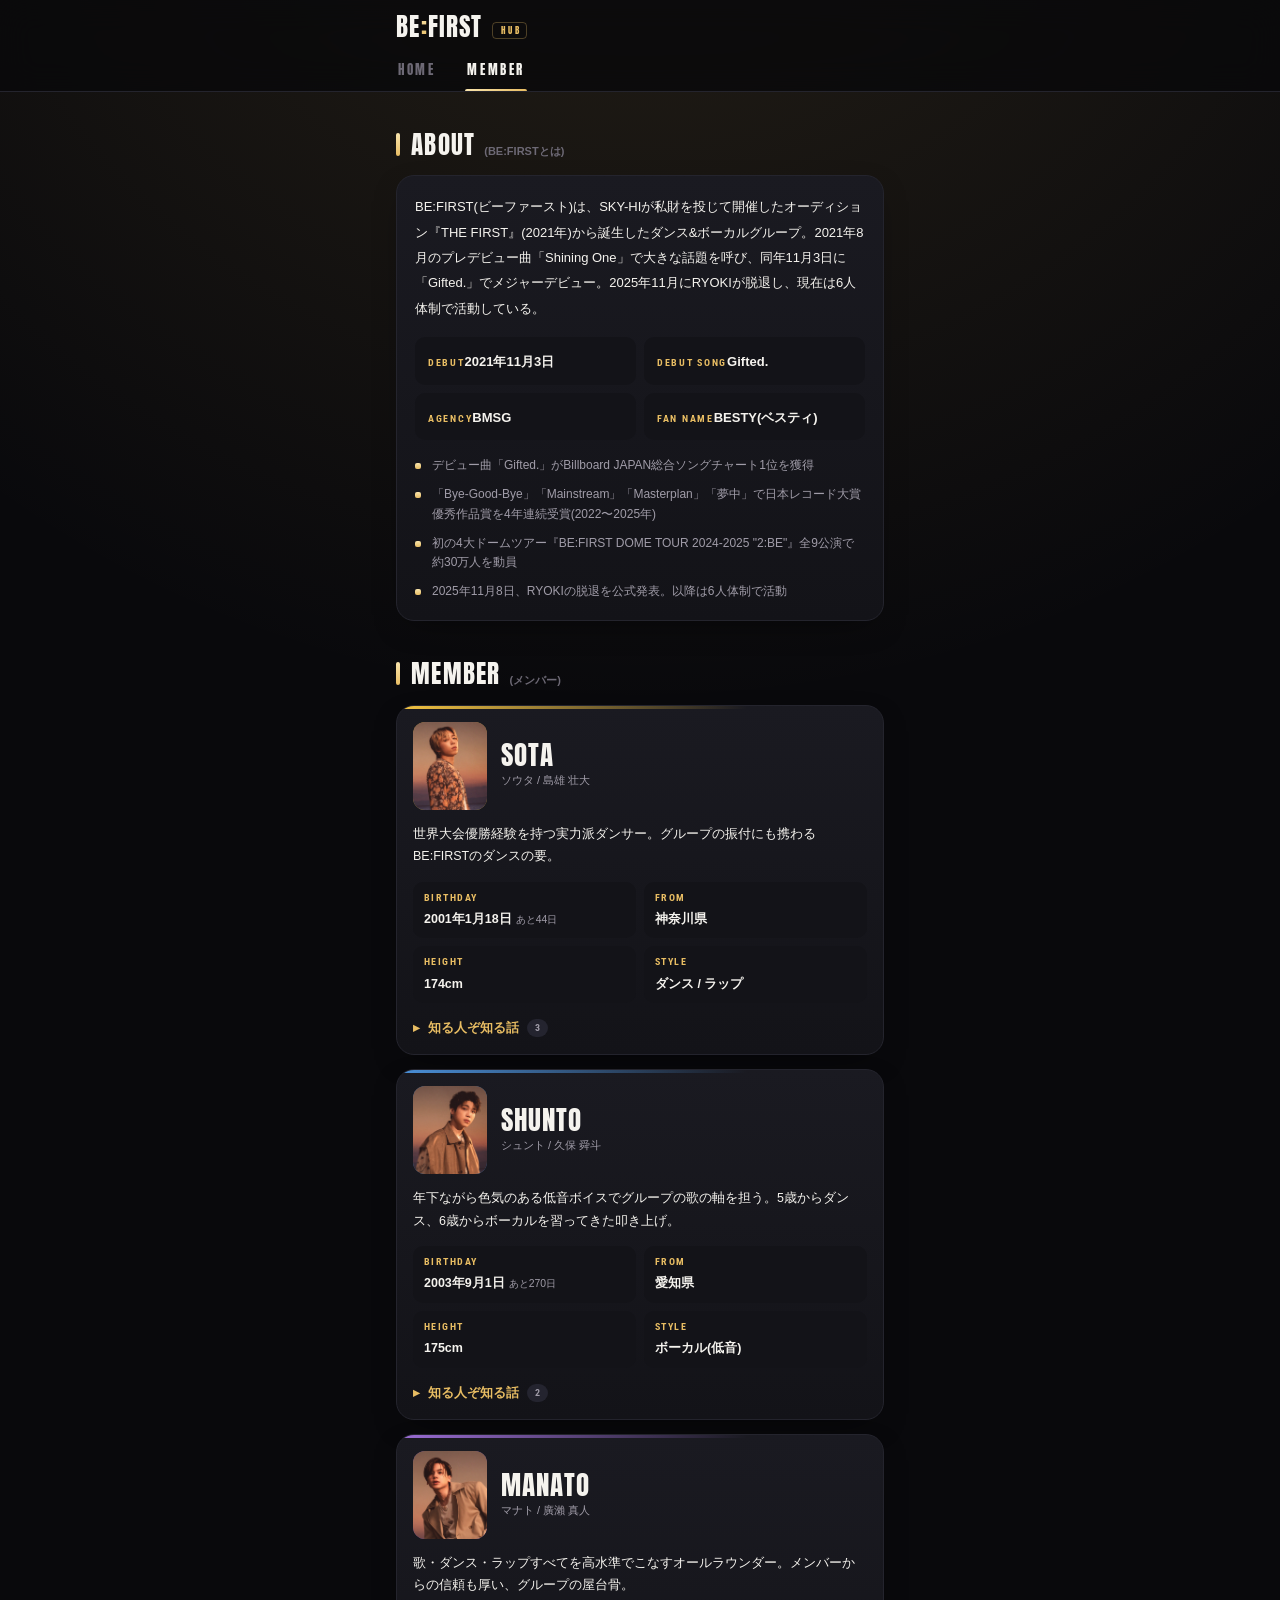
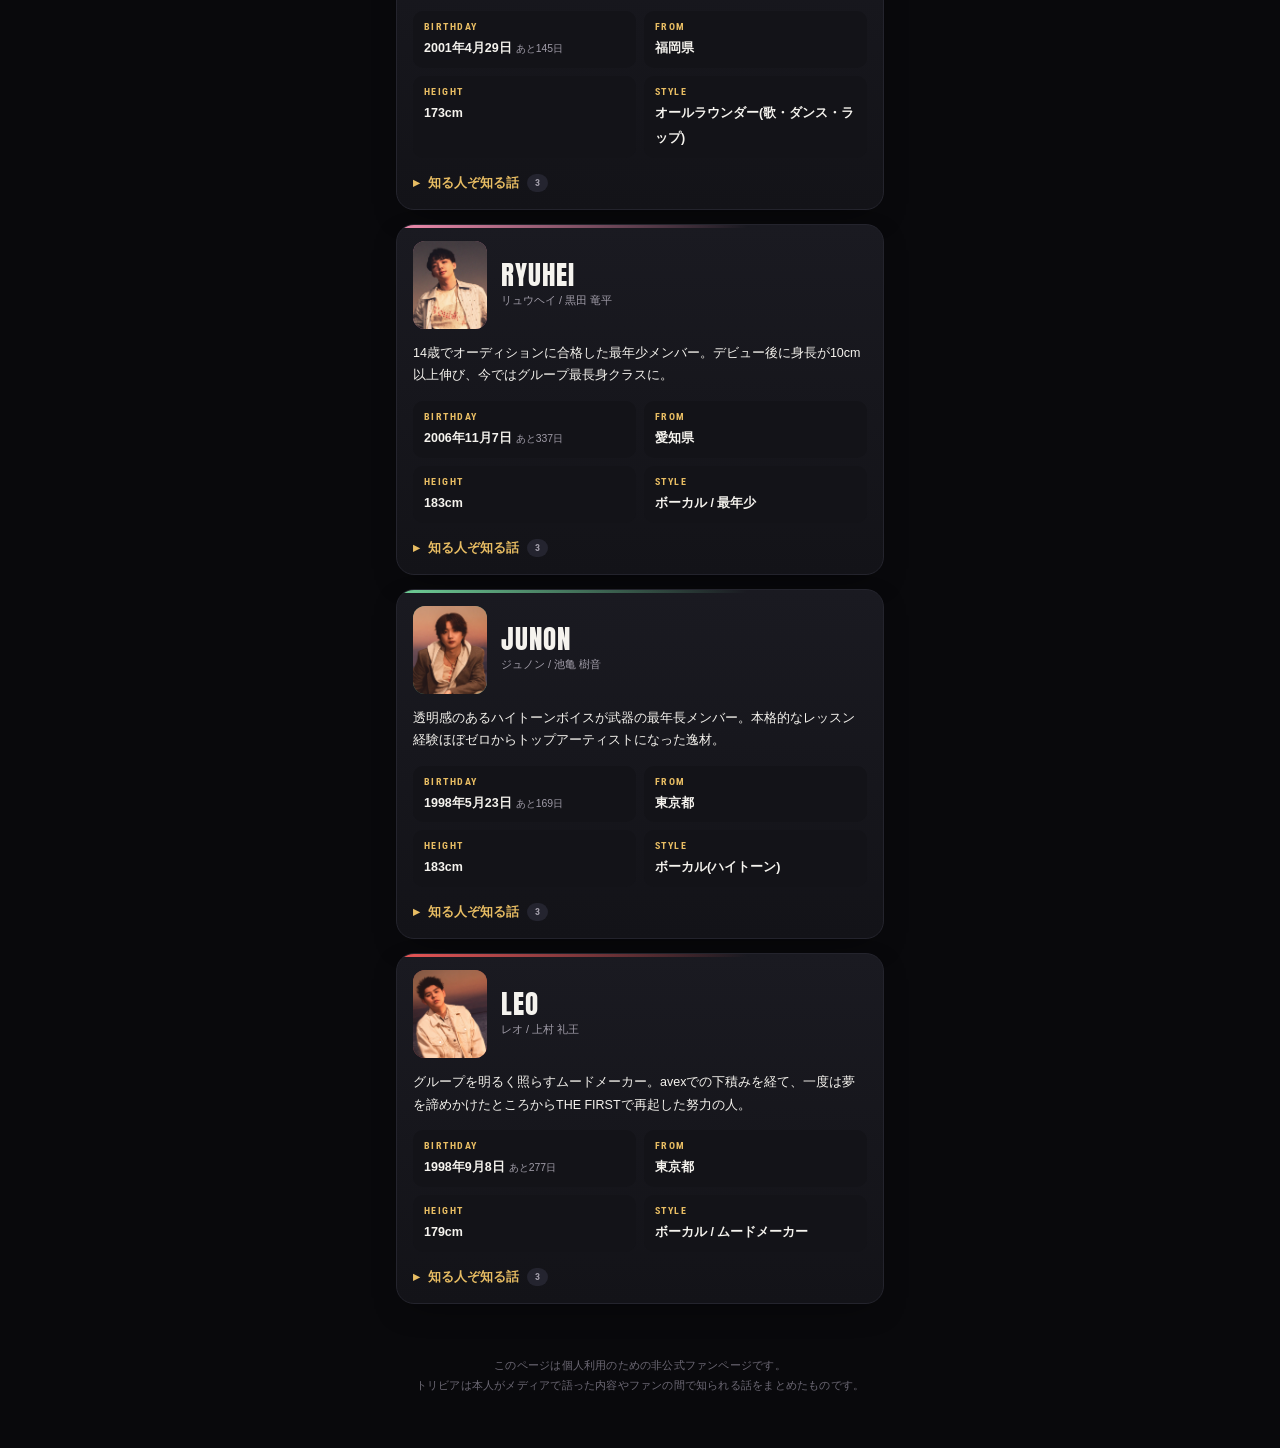
<file: members.html>
<!DOCTYPE html>
<html lang="ja">
<head>
<meta charset="UTF-8">
<meta name="viewport" content="width=device-width, initial-scale=1, viewport-fit=cover">
<title>MEMBER | BE:FIRST HUB</title>
<meta name="theme-color" content="#09090c">
<link rel="manifest" href="manifest.webmanifest">
<link rel="icon" type="image/png" sizes="32x32" href="icons/favicon-32.png">
<link rel="apple-touch-icon" href="icons/apple-touch-icon.png">
<meta name="apple-mobile-web-app-capable" content="yes">
<meta name="apple-mobile-web-app-status-bar-style" content="black-translucent">
<meta name="apple-mobile-web-app-title" content="BE:FIRST HUB">
<link rel="stylesheet" href="assets/style.css">
</head>
<body>

<header class="topbar">
  <div class="topbar-inner">
    <h1 class="logo">BE<span class="colon">:</span>FIRST<span class="hub">HUB</span></h1>
  </div>
  <nav class="tabs">
    <a class="tab" href="index.html">HOME</a>
    <a class="tab active" href="members.html">MEMBER</a>
  </nav>
</header>

<main>
  <!-- グループ紹介 -->
  <section class="section">
    <div class="section-head">
      <h2 class="sec"><span class="en">ABOUT</span><span class="ja">(BE:FIRSTとは)</span></h2>
    </div>
    <div id="groupInfo"><p class="loading">読み込み中…</p></div>
  </section>

  <!-- メンバー -->
  <section class="section">
    <div class="section-head">
      <h2 class="sec"><span class="en">MEMBER</span><span class="ja">(メンバー)</span></h2>
    </div>
    <div id="memberList" class="member-list"></div>
  </section>

  <footer class="footer">
    <p>このページは個人利用のための非公式ファンページです。</p>
    <p>トリビアは本人がメディアで語った内容やファンの間で知られる話をまとめたものです。</p>
  </footer>
</main>

<script src="assets/members.js"></script>
</body>
</html>
</file>
<file: assets/style.css>
/* =====================================================
   BE:FIRST HUB スタイル v3
   黒 × ゴールド / ポスター調タイポグラフィ (フルリデザイン)
   Display: Anton / Condensed: Roboto Condensed (self-hosted)
   ===================================================== */

/* ---- フォント(自己ホスト: オフライン対応) ---- */
@font-face {
  font-family: "Anton";
  font-style: normal;
  font-weight: 400;
  font-display: swap;
  src: url("fonts/anton-latin.woff2") format("woff2");
}
@font-face {
  font-family: "Roboto Condensed";
  font-style: normal;
  font-weight: 300 700; /* variable */
  font-display: swap;
  src: url("fonts/robotocondensed-latin.woff2") format("woff2");
}

:root {
  /* 面(サーフェス) */
  --bg: #09090c;
  --surface: #131318;
  --surface-2: #1a1a21;
  --surface-3: #24242f;
  /* 文字 */
  --text: #f5f3ee;
  --text-dim: #a09ca8;
  --text-mute: #6d6975;
  /* アクセント: BE:FIRST ゴールド(唯一の基調色) */
  --gold: #e8bd63;
  --gold-hi: #f8e4ad;
  --gold-deep: #b8862f;
  /* 線・光 */
  --line: #24242d;
  --line-2: #30303c;
  --line-gold: rgba(232, 189, 99, 0.30);
  --glow-gold: rgba(232, 189, 99, 0.13);
  /* 角丸(1スケールに統一): カード / メディア / ピル / 小 */
  --r-card: 18px;
  --r-media: 14px;
  --r-pill: 999px;
  --r-sm: 10px;
  /* 影(背景色に寄せた温かみ) */
  --shadow: 0 10px 34px -16px rgba(0, 0, 0, 0.7);
  /* 書体 */
  --disp: "Anton", "Arial Narrow", "Yu Gothic UI", sans-serif;
  --cond: "Roboto Condensed", "Arial Narrow", "Yu Gothic UI", sans-serif;
  --body: -apple-system, BlinkMacSystemFont, "Hiragino Sans", "Yu Gothic UI",
    "Noto Sans JP", sans-serif;
}

* { margin: 0; padding: 0; box-sizing: border-box; }
html { -webkit-text-size-adjust: 100%; }

body {
  min-height: 100dvh;
  background:
    radial-gradient(120% 46% at 50% -8%, var(--glow-gold), transparent 68%),
    var(--bg);
  color: var(--text);
  font-family: var(--body);
  line-height: 1.6;
  padding-bottom: env(safe-area-inset-bottom);
  -webkit-font-smoothing: antialiased;
}

main { max-width: 520px; margin: 0 auto; padding: 0 16px 52px; }

/* ---- スクロール表示アニメーション ---- */
.reveal {
  opacity: 0;
  transform: translateY(18px);
  transition: opacity 0.6s cubic-bezier(0.16, 1, 0.3, 1),
    transform 0.6s cubic-bezier(0.16, 1, 0.3, 1);
}
.reveal.in { opacity: 1; transform: none; }
@media (prefers-reduced-motion: reduce) {
  .reveal { opacity: 1; transform: none; transition: none; }
}

/* =====================================================
   ヘッダー / ロゴ / タブ
   ===================================================== */
.topbar {
  position: sticky;
  top: 0;
  z-index: 20;
  background: rgba(9, 9, 12, 0.82);
  -webkit-backdrop-filter: blur(16px) saturate(150%);
  backdrop-filter: blur(16px) saturate(150%);
  border-bottom: 1px solid var(--line);
  padding-top: env(safe-area-inset-top);
}
.topbar-inner {
  max-width: 520px;
  margin: 0 auto;
  padding: 14px 16px 7px;
  display: flex;
  align-items: center;
  justify-content: space-between;
}
.logo {
  font-family: var(--disp);
  font-weight: 400;
  font-size: 25px;
  letter-spacing: 0.03em;
  line-height: 1;
  display: flex;
  align-items: baseline;
}
.logo .colon {
  background: linear-gradient(180deg, var(--gold-hi), var(--gold));
  -webkit-background-clip: text;
  background-clip: text;
  color: transparent;
  margin: 0 1px;
}
.logo .hub {
  font-size: 9px;
  letter-spacing: 0.34em;
  color: var(--gold);
  border: 1px solid var(--line-gold);
  border-radius: 4px;
  padding: 3px 4px 3px 8px;
  margin-left: 10px;
  transform: translateY(-3px);
}
.updated {
  font-family: var(--cond);
  font-size: 10.5px;
  color: var(--text-mute);
  letter-spacing: 0.04em;
}

.tabs {
  max-width: 520px;
  margin: 0 auto;
  display: flex;
  gap: 28px;
  padding: 2px 16px 0;
}
.tab {
  position: relative;
  font-family: var(--disp);
  font-size: 13px;
  letter-spacing: 0.2em;
  color: var(--text-mute);
  text-decoration: none;
  padding: 9px 2px 10px;
  transition: color 0.25s ease;
}
.tab::after {
  content: "";
  position: absolute;
  left: 0;
  right: 0;
  bottom: 0;
  height: 2px;
  border-radius: 2px 2px 0 0;
  background: linear-gradient(90deg, var(--gold-hi), var(--gold));
  transform: scaleX(0);
  transform-origin: left;
  transition: transform 0.28s cubic-bezier(0.16, 1, 0.3, 1);
}
.tab.active { color: var(--text); }
.tab.active::after { transform: scaleX(1); }

/* =====================================================
   NEXT EVENT ヒーロー(カウントダウン)
   ===================================================== */
.hero {
  position: relative;
  overflow: hidden;
  margin: 20px 0 6px;
  padding: 20px 20px 21px;
  border-radius: var(--r-card);
  border: 1px solid var(--line-gold);
  background:
    radial-gradient(130% 150% at 100% 0%, rgba(232, 189, 99, 0.17), transparent 56%),
    linear-gradient(180deg, var(--surface-2), var(--surface));
  box-shadow: var(--shadow);
  display: grid;
  grid-template-columns: auto 1fr;
  align-items: center;
  gap: 18px;
}
.hero-count {
  display: flex;
  flex-direction: column;
  align-items: flex-start;
  line-height: 0.82;
}
.hero-count b {
  font-family: var(--disp);
  font-weight: 400;
  font-size: 58px;
  letter-spacing: 0.01em;
  background: linear-gradient(180deg, var(--gold-hi), var(--gold));
  -webkit-background-clip: text;
  background-clip: text;
  color: transparent;
}
.hero-count b.today { font-size: 40px; }
.hero-count i {
  font-family: var(--cond);
  font-style: normal;
  font-weight: 700;
  font-size: 11px;
  letter-spacing: 0.26em;
  color: var(--gold);
  margin-top: 6px;
}
.hero-info { min-width: 0; display: flex; flex-direction: column; gap: 5px; }
.hero-label {
  font-family: var(--cond);
  font-weight: 700;
  font-size: 10.5px;
  letter-spacing: 0.28em;
  color: var(--gold);
}
.hero-title {
  font-size: 15px;
  font-weight: 700;
  line-height: 1.42;
  color: var(--text);
  display: -webkit-box;
  -webkit-line-clamp: 2;
  -webkit-box-orient: vertical;
  overflow: hidden;
}
.hero-date {
  font-family: var(--cond);
  font-size: 12px;
  letter-spacing: 0.05em;
  color: var(--text-dim);
}

/* =====================================================
   セクション見出し: EN(日本語)
   ===================================================== */
.section { margin-top: 40px; }
.section-head {
  display: flex;
  align-items: baseline;
  justify-content: space-between;
  margin-bottom: 15px;
}
.sec { display: flex; align-items: baseline; gap: 9px; }
.sec .en {
  font-family: var(--disp);
  font-weight: 400;
  font-size: 25px;
  letter-spacing: 0.05em;
  line-height: 1;
  position: relative;
  padding-left: 15px;
}
.sec .en::before {
  content: "";
  position: absolute;
  left: 0;
  top: 1px;
  bottom: 1px;
  width: 4px;
  border-radius: 2px;
  background: linear-gradient(180deg, var(--gold-hi), var(--gold));
}
.sec .ja { font-size: 11px; color: var(--text-mute); }
.more {
  font-family: var(--cond);
  font-size: 12px;
  letter-spacing: 0.03em;
  color: var(--text-dim);
  text-decoration: none;
  transition: color 0.2s ease;
}
.more:active,
.more:hover { color: var(--gold); }
.loading { color: var(--text-mute); font-size: 13px; padding: 12px 4px; }

/* =====================================================
   ニュース
   ===================================================== */
.news-list { display: flex; flex-direction: column; gap: 10px; }
.news-item {
  display: flex;
  gap: 13px;
  align-items: stretch;
  background: var(--surface);
  border: 1px solid var(--line);
  border-radius: var(--r-card);
  padding: 13px 15px;
  text-decoration: none;
  color: var(--text);
  transition: transform 0.15s ease, border-color 0.2s ease, background 0.2s ease;
}
.news-item:active {
  transform: scale(0.985);
  background: var(--surface-2);
  border-color: var(--line-gold);
}
.news-body { flex: 1; min-width: 0; }
.news-meta {
  display: flex;
  align-items: center;
  gap: 8px;
  font-family: var(--cond);
  font-size: 12px;
  letter-spacing: 0.04em;
  color: var(--text-dim);
  margin-bottom: 6px;
}
.chip {
  display: inline-block;
  font-family: var(--cond);
  font-size: 10px;
  font-weight: 700;
  letter-spacing: 0.11em;
  padding: 1px 8px;
  border-radius: var(--r-pill);
  border: 1px solid var(--line-2);
  color: var(--text-dim);
}
.chip.c-live  { color: #f0a8a8; border-color: #6b3a3a; }
.chip.c-tv    { color: #a8c8f0; border-color: #3a4d6b; }
.chip.c-radio { color: #a8f0c8; border-color: #3a6b4d; }
.chip.c-goods { color: #f0d8a8; border-color: #6b5d3a; }
.chip.c-music { color: #d8a8f0; border-color: #5d3a6b; }
.badge-new {
  display: inline-block;
  font-family: var(--cond);
  font-size: 10px;
  font-weight: 700;
  letter-spacing: 0.1em;
  color: #17130a;
  background: linear-gradient(90deg, var(--gold-hi), var(--gold));
  padding: 1px 8px;
  border-radius: var(--r-pill);
}
.news-title {
  font-size: 14px;
  font-weight: 600;
  line-height: 1.5;
  display: -webkit-box;
  -webkit-line-clamp: 3;
  -webkit-box-orient: vertical;
  overflow: hidden;
}
.news-thumb {
  flex-shrink: 0;
  width: 76px;
  align-self: center;
  aspect-ratio: 1 / 1;
  border-radius: var(--r-media);
  overflow: hidden;
  background: var(--surface-3);
  border: 1px solid var(--line-2);
}
.news-thumb img { width: 100%; height: 100%; object-fit: cover; display: block; }

.show-more {
  display: block;
  width: 100%;
  margin-top: 12px;
  padding: 13px;
  background: none;
  border: 1px solid var(--line-2);
  border-radius: var(--r-card);
  color: var(--text-dim);
  font-family: var(--cond);
  font-size: 13px;
  letter-spacing: 0.08em;
  transition: border-color 0.2s ease, background 0.2s ease, color 0.2s ease;
}
.show-more:active,
.show-more:hover {
  background: var(--surface);
  border-color: var(--line-gold);
  color: var(--gold-hi);
}

/* =====================================================
   動画(先頭を大きく + 2列グリッド)
   ===================================================== */
.video-item { text-decoration: none; color: var(--text); display: block; }
.video-thumb-wrap {
  position: relative;
  border-radius: var(--r-media);
  overflow: hidden;
  aspect-ratio: 16 / 9;
  background: var(--surface-3);
  border: 1px solid var(--line);
}
.video-thumb { width: 100%; height: 100%; object-fit: cover; display: block; }
/* 再生ボタン(疑似要素) */
.video-thumb-wrap::before {
  content: "";
  position: absolute;
  left: 50%;
  top: 50%;
  width: 34px;
  height: 34px;
  transform: translate(-50%, -50%);
  border-radius: 50%;
  background: rgba(9, 9, 12, 0.5);
  border: 1px solid rgba(255, 255, 255, 0.28);
  -webkit-backdrop-filter: blur(2px);
  backdrop-filter: blur(2px);
  transition: background 0.2s ease;
}
.video-thumb-wrap::after {
  content: "";
  position: absolute;
  left: 50%;
  top: 50%;
  transform: translate(-42%, -50%);
  width: 0;
  height: 0;
  border-style: solid;
  border-width: 6px 0 6px 10px;
  border-color: transparent transparent transparent #fff;
}
.video-item:active .video-thumb-wrap::before { background: rgba(232, 189, 99, 0.4); }
.video-tag {
  position: absolute;
  left: 7px;
  bottom: 7px;
  z-index: 1;
  font-family: var(--cond);
  font-size: 9px;
  font-weight: 700;
  letter-spacing: 0.14em;
  background: rgba(0, 0, 0, 0.78);
  color: var(--gold);
  padding: 2px 7px;
  border-radius: var(--r-pill);
}
.video-title {
  font-size: 12px;
  font-weight: 600;
  line-height: 1.45;
  margin-top: 7px;
  display: -webkit-box;
  -webkit-line-clamp: 2;
  -webkit-box-orient: vertical;
  overflow: hidden;
}
.video-date {
  font-family: var(--cond);
  font-size: 10.5px;
  color: var(--text-mute);
  letter-spacing: 0.04em;
  margin-top: 2px;
}
/* 先頭の大きい動画 */
.video-featured { margin-bottom: 13px; }
.video-featured .video-thumb-wrap::before { width: 46px; height: 46px; }
.video-featured .video-thumb-wrap::after { border-width: 8px 0 8px 13px; }
.video-featured .video-title { font-size: 14px; margin-top: 9px; }
.video-featured .video-date { font-size: 11px; }
.video-grid { display: grid; grid-template-columns: 1fr 1fr; gap: 13px; }

/* =====================================================
   今後の予定(スケジュール)
   ===================================================== */
.event-list { display: flex; flex-direction: column; gap: 9px; }
.event-item {
  position: relative;
  display: flex;
  align-items: center;
  gap: 14px;
  background: var(--surface);
  border: 1px solid var(--line);
  border-radius: var(--r-card);
  padding: 13px 16px;
  overflow: hidden;
}
.event-item.is-next {
  border-color: var(--line-gold);
  background: linear-gradient(180deg, var(--surface-2), var(--surface));
}
.event-item.is-next::before {
  content: "";
  position: absolute;
  left: 0;
  top: 0;
  bottom: 0;
  width: 3px;
  background: linear-gradient(180deg, var(--gold-hi), var(--gold));
}
.event-date { flex-shrink: 0; text-align: center; min-width: 50px; }
.event-date .d-month {
  font-family: var(--cond);
  font-size: 11px;
  color: var(--gold);
  font-weight: 700;
  letter-spacing: 0.08em;
  display: block;
}
.event-date .d-day { font-family: var(--disp); font-size: 26px; line-height: 1.05; }
.event-item.is-next .d-day {
  background: linear-gradient(180deg, var(--gold-hi), var(--gold));
  -webkit-background-clip: text;
  background-clip: text;
  color: transparent;
}
.event-date .d-year {
  font-family: var(--cond);
  font-size: 9px;
  color: var(--text-mute);
  display: block;
}
.event-title { flex: 1; min-width: 0; font-size: 13px; font-weight: 600; line-height: 1.5; }
.event-title small { color: var(--text-mute); }
.event-days {
  flex-shrink: 0;
  font-family: var(--cond);
  font-size: 11px;
  font-weight: 700;
  letter-spacing: 0.04em;
  color: var(--text-dim);
}
.event-item.is-next .event-days { color: var(--gold-hi); }

/* =====================================================
   公式リンク
   ===================================================== */
.link-grid { display: grid; grid-template-columns: 1fr 1fr; gap: 10px; }
.link-tile {
  display: flex;
  align-items: center;
  gap: 12px;
  background: var(--surface);
  border: 1px solid var(--line);
  border-radius: var(--r-card);
  padding: 14px;
  color: var(--text);
  text-decoration: none;
  font-size: 13px;
  font-weight: 700;
  transition: transform 0.15s ease, border-color 0.2s ease, background 0.2s ease;
}
.link-tile:active {
  transform: scale(0.98);
  background: var(--surface-2);
  border-color: var(--line-gold);
}
.link-ic {
  width: 34px;
  height: 34px;
  flex-shrink: 0;
  border-radius: var(--r-sm);
  display: grid;
  place-items: center;
  background: var(--surface-2);
  border: 1px solid var(--line-2);
  color: var(--text-dim);
  transition: color 0.2s ease, border-color 0.2s ease;
}
.link-tile:active .link-ic { color: var(--gold-hi); border-color: var(--line-gold); }
.link-ic svg { width: 18px; height: 18px; display: block; }
.link-txt { display: flex; flex-direction: column; line-height: 1.25; min-width: 0; }
.link-txt small { font-size: 10px; font-weight: 400; color: var(--text-mute); }

/* =====================================================
   ABOUT(グループ紹介)
   ===================================================== */
.about-card {
  background: linear-gradient(180deg, var(--surface-2), var(--surface));
  border: 1px solid var(--line);
  border-radius: var(--r-card);
  padding: 18px;
  box-shadow: var(--shadow);
}
.about-text { font-size: 13px; line-height: 1.95; }
.stat-grid { display: grid; grid-template-columns: 1fr 1fr; gap: 8px; margin-top: 16px; }
.stat { background: var(--surface); border-radius: var(--r-sm); padding: 11px 13px; }
.stat-label {
  font-family: var(--cond);
  font-size: 9.5px;
  letter-spacing: 0.18em;
  color: var(--gold);
  font-weight: 700;
}
.stat-val { font-size: 13px; font-weight: 700; margin-top: 3px; }
.highlight-list {
  list-style: none;
  margin: 16px 0 0;
  display: flex;
  flex-direction: column;
  gap: 9px;
}
.highlight-list li {
  position: relative;
  padding-left: 17px;
  font-size: 12px;
  line-height: 1.65;
  color: var(--text-dim);
}
.highlight-list li::before {
  content: "";
  position: absolute;
  left: 0;
  top: 7px;
  width: 6px;
  height: 6px;
  border-radius: 2px;
  background: linear-gradient(180deg, var(--gold-hi), var(--gold));
}

/* =====================================================
   メンバーカード
   ===================================================== */
.member-list { display: flex; flex-direction: column; gap: 14px; }
.member-card {
  position: relative;
  overflow: hidden;
  background: linear-gradient(180deg, var(--surface-2), var(--surface));
  border: 1px solid var(--line);
  border-radius: var(--r-card);
  padding: 16px;
  box-shadow: var(--shadow);
}
.member-card::before {
  content: "";
  position: absolute;
  top: 0;
  left: 0;
  right: 0;
  height: 3px;
  background: linear-gradient(90deg, var(--mc), transparent 72%);
}
.member-head { display: flex; align-items: center; gap: 14px; }
.member-photo {
  width: 74px;
  height: 88px;
  border-radius: 12px;
  flex-shrink: 0;
  overflow: hidden;
  position: relative;
  background: color-mix(in srgb, var(--mc) 22%, var(--surface-3));
  box-shadow: inset 0 0 0 1px color-mix(in srgb, var(--mc) 45%, transparent);
}
.member-photo img {
  width: 100%;
  height: 100%;
  object-fit: cover;
  object-position: top center;
  display: block;
}
.member-photo .initials {
  position: absolute;
  inset: 0;
  display: grid;
  place-items: center;
  font-family: var(--disp);
  font-size: 24px;
  color: #0d0d13;
  background: linear-gradient(140deg, var(--mc), rgba(255, 255, 255, 0.5));
}
.member-headinfo { min-width: 0; flex: 1; }
.member-name {
  font-family: var(--disp);
  font-weight: 400;
  font-size: 27px;
  letter-spacing: 0.04em;
  line-height: 1;
}
.member-kana { font-size: 11px; color: var(--text-dim); margin-top: 4px; }
.member-role {
  display: inline-block;
  margin-top: 9px;
  font-size: 11px;
  font-weight: 700;
  padding: 3px 11px;
  border-radius: var(--r-pill);
  color: color-mix(in srgb, var(--mc) 70%, var(--text));
  background: color-mix(in srgb, var(--mc) 14%, transparent);
  border: 1px solid color-mix(in srgb, var(--mc) 34%, transparent);
}
.member-intro { font-size: 12.5px; line-height: 1.8; margin-top: 13px; color: var(--text); }

.member-meta {
  display: grid;
  grid-template-columns: 1fr 1fr;
  gap: 8px;
  margin-top: 14px;
}
.meta-cell { background: var(--surface); border-radius: var(--r-sm); padding: 8px 11px; }
.meta-cell .mk {
  font-family: var(--cond);
  font-size: 9.5px;
  font-weight: 700;
  letter-spacing: 0.15em;
  color: var(--gold);
  display: block;
}
.meta-cell .mv { font-size: 12.5px; font-weight: 700; margin-top: 3px; }
.meta-cell .mv small { color: var(--text-dim); font-weight: 400; margin-left: 4px; }

.sns-row { display: flex; flex-wrap: wrap; gap: 8px; margin-top: 14px; }
.sns-btn {
  display: inline-flex;
  align-items: center;
  gap: 7px;
  font-size: 12px;
  font-weight: 700;
  color: var(--text);
  text-decoration: none;
  background: var(--surface);
  border: 1px solid var(--line-2);
  border-radius: var(--r-pill);
  padding: 6px 13px;
  transition: border-color 0.2s ease;
}
.sns-btn svg { width: 14px; height: 14px; }
.sns-btn:active { border-color: var(--mc); }

.trivia { margin-top: 15px; }
.trivia summary {
  cursor: pointer;
  font-size: 12.5px;
  font-weight: 700;
  color: var(--gold);
  list-style: none;
  display: flex;
  align-items: center;
  gap: 8px;
}
.trivia summary::-webkit-details-marker { display: none; }
.trivia summary::before { content: "\25B8"; transition: transform 0.2s ease; }
.trivia[open] summary::before { transform: rotate(90deg); }
.trivia-count {
  font-family: var(--cond);
  font-size: 10px;
  font-weight: 700;
  background: var(--surface-3);
  color: var(--text-dim);
  border-radius: var(--r-pill);
  padding: 1px 8px;
}
.trivia ul { list-style: none; margin: 12px 0 0; display: flex; flex-direction: column; gap: 10px; }
.trivia li {
  position: relative;
  padding-left: 15px;
  font-size: 12px;
  line-height: 1.75;
  color: var(--text);
}
.trivia li::before {
  content: "";
  position: absolute;
  left: 0;
  top: 8px;
  width: 5px;
  height: 5px;
  border-radius: 50%;
  background: var(--gold-deep);
}
.trivia-src { display: block; color: var(--text-mute); font-size: 10px; margin-top: 3px; }

/* =====================================================
   フッター
   ===================================================== */
.footer {
  margin-top: 52px;
  text-align: center;
  font-family: var(--cond);
  font-size: 10.5px;
  color: var(--text-mute);
  line-height: 1.9;
  letter-spacing: 0.02em;
}
</file>
